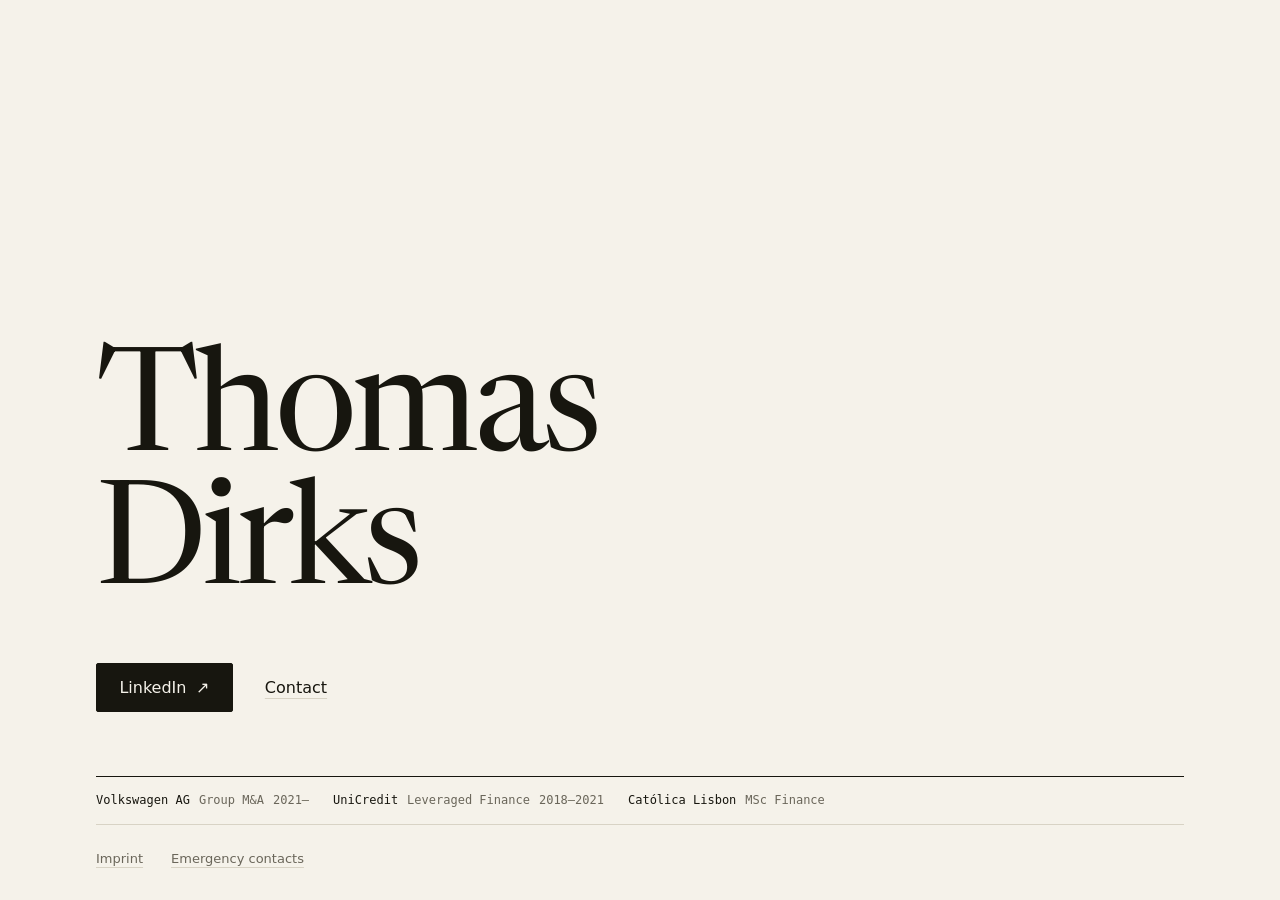
<file: index.html>
<!DOCTYPE html>
<html lang="en">
<head>
  <meta charset="UTF-8">
  <meta name="viewport" content="width=device-width, initial-scale=1, viewport-fit=cover">
  <meta name="color-scheme" content="light dark">
  <title>Thomas Dirks</title>
  <meta name="description" content="Thomas Dirks – Group Mergers &amp; Acquisitions at Volkswagen AG.">
  <meta name="theme-color" media="(prefers-color-scheme: light)" content="#f5f2ea">
  <meta name="theme-color" media="(prefers-color-scheme: dark)" content="#100f0c">
  <meta property="og:type" content="website">
  <meta property="og:title" content="Thomas Dirks">
  <meta property="og:description" content="Group Mergers &amp; Acquisitions at Volkswagen AG">
  <meta property="og:url" content="https://t-dirks.de/">
  <meta name="twitter:card" content="summary">
  <link rel="icon" href="data:image/svg+xml,%3Csvg xmlns='http://www.w3.org/2000/svg' viewBox='0 0 64 64'%3E%3Crect width='64' height='64' rx='4' fill='%2317160f'/%3E%3Ctext x='32' y='44' font-family='Georgia,serif' font-size='32' text-anchor='middle' fill='%23f5f2ea'%3ETD%3C/text%3E%3C/svg%3E">
  <link rel="preload" href="fonts/newsreader-latin.woff2" as="font" type="font/woff2" crossorigin>
  <link rel="stylesheet" href="base.css?v=1">
  <link rel="stylesheet" href="home.css?v=10">
</head>
<body>
  <div class="page">
    <main>
      <h1><span>Thomas</span> <span>Dirks</span></h1>

      <nav class="links" aria-label="Links">
        <a class="btn" href="https://www.linkedin.com/in/tjdirks" target="_blank" rel="noopener noreferrer">LinkedIn <span class="arrow" aria-hidden="true">↗</span></a>
        <a class="text-link" id="emailLink" href="#" data-user="thomas" data-domain="t-dirks.de">Contact</a>
      </nav>
    </main>

    <div class="bottom">
      <ul class="tape" aria-label="Career">
        <li><b>Volkswagen AG</b> <span>Group M&amp;A</span> <span>2021–</span></li>
        <li><b>UniCredit</b> <span>Leveraged Finance</span> <span>2018–2021</span></li>
        <li><b>Católica Lisbon</b> <span>MSc Finance</span></li>
      </ul>

      <footer>
        <a class="text-link" href="#imprint">Imprint</a>
        <a class="text-link" href="#emergency">Emergency contacts</a>
      </footer>
    </div>
  </div>

  <dialog id="imprint" closedby="any" aria-labelledby="imprintTitle">
    <button type="button" class="close" data-close aria-label="Close">×</button>
    <h2 id="imprintTitle">Imprint</h2>
    <h3 class="label">Angaben gemäß § 5 DDG</h3>
    <p id="imprintAddr"></p>
    <h3 class="label">Contact</h3>
    <p><a class="text-link" id="imprintMail" href="#" data-user="thomas" data-domain="t-dirks.de"></a></p>
    <a class="text-link tools" href="finanzierungsrechner.html">Tools</a>
  </dialog>

  <dialog id="emergency" closedby="any" aria-labelledby="emergencyTitle">
    <button type="button" class="close" data-close aria-label="Close">×</button>
    <h2 id="emergencyTitle">Emergency</h2>
    <p class="first">In a life-threatening emergency, call <a class="text-link" href="tel:112">112</a> first.</p>
    <form class="unlock" id="unlockForm">
      <input type="password" id="emergencyPass" placeholder="Passcode" aria-label="Passcode" autocomplete="off" autocapitalize="none" autocorrect="off" spellcheck="false" enterkeyhint="done">
      <button type="submit" class="btn" id="unlockButton">Unlock</button>
    </form>
    <p class="error" id="emergencyError" role="alert" hidden>Invalid passcode.</p>
    <div class="result" id="emergencyResult" hidden>
      <ul class="contacts" id="emergencyList"></ul>
      <a class="btn" id="smsAll" href="#">Text everyone <span class="arrow" aria-hidden="true">↗</span></a>
      <p class="hint">Opens the message app on this phone with all numbers and a short text filled in.</p>
      <button type="button" class="text-link" id="hideButton">Hide</button>
    </div>
  </dialog>

  <script>
    const $ = (id) => document.getElementById(id);

    // Contact link: assembled at runtime to keep the address out of the static HTML
    const emailLink = $('emailLink');
    emailLink.href = `mailto:${emailLink.dataset.user}@${emailLink.dataset.domain}`;

    // Dialog closing. Browsers that cannot transition out of the top layer
    // get the exit animation through [data-closing] before close() runs.
    let displayTransition;
    function canTransitionDisplay() {
      if (displayTransition !== undefined) return displayTransition;
      if (!window.CSS?.supports?.('transition-behavior', 'allow-discrete')) return false;
      const probe = document.createElement('div');
      probe.style.cssText = 'transition: display 1s allow-discrete !important; display: block;';
      document.body.appendChild(probe);
      getComputedStyle(probe).display;
      probe.style.display = 'none';
      displayTransition = getComputedStyle(probe).display === 'block';
      probe.remove();
      return displayTransition;
    }

    async function closeDialog(dialog) {
      if (!dialog.open) return;
      if (!(window.CSS?.supports?.('overlay', 'auto') && canTransitionDisplay())) {
        dialog.setAttribute('data-closing', '');
        const animations = dialog.getAnimations({ subtree: true });
        if (animations.length) {
          await Promise.race([
            Promise.allSettled(animations.map((a) => a.finished)),
            new Promise((r) => setTimeout(r, 1000)),
          ]);
        }
        if (!dialog.hasAttribute('data-closing')) return;
        dialog.removeAttribute('data-closing');
      }
      dialog.close();
    }

    document.querySelectorAll('dialog').forEach((dialog) => {
      dialog.addEventListener('cancel', (e) => { e.preventDefault(); closeDialog(dialog); });
      dialog.querySelector('[data-close]').addEventListener('click', () => closeDialog(dialog));
      // Backdrop click for browsers without closedby
      if (!('closedBy' in HTMLDialogElement.prototype)) {
        dialog.addEventListener('click', (e) => {
          if (e.target !== dialog) return;
          const r = dialog.getBoundingClientRect();
          const inside = r.top <= e.clientY && e.clientY <= r.bottom && r.left <= e.clientX && e.clientX <= r.right;
          if (!inside) closeDialog(dialog);
        });
      }
    });

    // Imprint: the address is stored encoded and only written into the page when opened
    const imprint = $('imprint');
    const addr = "VGhvbWFzIERpcmtzCkxpbGxpLUZyaWVkZW1hbm4tUmluZyAyNAozMDE3NyBIYW5ub3ZlcgpHZXJtYW55";
    const mail = $('imprintMail');
    function fillImprint() {
      if ($('imprintAddr').textContent) return;
      $('imprintAddr').textContent = new TextDecoder().decode(Uint8Array.from(atob(addr), (ch) => ch.charCodeAt(0)));
      mail.textContent = `${mail.dataset.user}@${mail.dataset.domain}`;
      mail.href = `mailto:${mail.textContent}`;
    }

    // Emergency contacts
    // Payload = base64(salt[16] | iv[12] | AES-GCM ciphertext); key = PBKDF2-SHA256(passcode)
    // Plain text = JSON { v: 1, contacts: [{ n: name, t: number in +49... form }] }
    const encrypted = "HlvmWLM4rkT3AxfEVzmm2mGTGKVVVNqRCj4rUy6QzvJGrMWJ5KaMkRZ7PqYqmFCh29ysLZwbusp/RQHn8T5PVXy0nU+dI1yIwrbFbjxlSMHHY6K4auNczy+B5asTyt+4F7ftK2JgBpQwSBIPN47BX9Yk3k/84566ewtnuy8ut4ZU5SkPQJ3xi7jdZAfMFyn1oYYLQ+8L/vmwnkjD9jRLjPRQH/mKS0lvSta033s/zLrjxzaWOVkyCL6Yn2X3C6k6c7x9cb8G8l3LKQnMJIMqul1LOFL0wGEDoaUe0rWdYZXsM8H3iETTqKgdHDnhdTlXnbb9A35iDvLIVorwHH5VTsK6MBHra6xxvMUvLIUK+IsnUAp9/emtmCIOVQJkXHwgv119KRzLdeZRzaM9X7RiJhoTiv1RjB8qiTKStgnRMm5i4/aDbHZtkC9TcFwRLfscpWfnKu8L19GAkYt7xf4Rs2LAzfOiBP0R08mwsOxZl/suY8b5+K7b369ftQMBcobQLAPHwlzyxpM+X8RcjjRcLAVfmt7Cv8ylVeE=";
    const emergency = $('emergency');
    const unlockForm = $('unlockForm');
    const passInput = $('emergencyPass');
    const unlockButton = $('unlockButton');
    const errorMsg = $('emergencyError');
    const result = $('emergencyResult');
    const list = $('emergencyList');

    function clearEmergency() {
      list.replaceChildren();
      $('smsAll').href = '#';
      result.hidden = true;
      errorMsg.hidden = true;
      unlockForm.hidden = false;
      passInput.value = '';
    }
    emergency.addEventListener('close', clearEmergency);

    async function decrypt(passcode) {
      const data = Uint8Array.from(atob(encrypted), (ch) => ch.charCodeAt(0));
      const material = await crypto.subtle.importKey('raw', new TextEncoder().encode(passcode), 'PBKDF2', false, ['deriveKey']);
      const key = await crypto.subtle.deriveKey(
        { name: 'PBKDF2', salt: data.slice(0, 16), iterations: 600000, hash: 'SHA-256' },
        material, { name: 'AES-GCM', length: 256 }, false, ['decrypt']);
      const plain = await crypto.subtle.decrypt({ name: 'AES-GCM', iv: data.slice(16, 28) }, key, data.slice(28));
      return JSON.parse(new TextDecoder().decode(plain));
    }

    // Text message links. iOS and Android use different forms for several recipients.
    const ios = /iPhone|iPad|iPod/.test(navigator.userAgent) || (navigator.platform === 'MacIntel' && navigator.maxTouchPoints > 1);
    const smsBody = encodeURIComponent('Notfall: Ich bin ohne mein Telefon. Bitte ruft mich unter dieser Nummer zurück. – ');
    const smsLink = (numbers) => ios
      ? `sms://open?addresses=${numbers.join(',')}&body=${smsBody}`
      : `sms:${numbers.join(',')}?body=${smsBody}`;
    const pretty = (t) => `${t.slice(0, 3)} ${t.slice(3, 6)} ${t.slice(6)}`;

    function link(href, text, label) {
      const a = document.createElement('a');
      a.className = 'text-link';
      a.href = href;
      a.textContent = text;
      if (label) a.setAttribute('aria-label', label);
      return a;
    }

    function showContacts(contacts) {
      list.replaceChildren(...contacts.map(({ n, t }) => {
        const li = document.createElement('li');
        const name = document.createElement('b');
        name.textContent = n;
        const actions = document.createElement('span');
        actions.append(link(`tel:${t}`, pretty(t), `Call ${n}, ${pretty(t)}`), link(smsLink([t]), 'Text', `Text ${n}`));
        li.append(name, actions);
        return li;
      }));
      $('smsAll').href = smsLink(contacts.map((c) => c.t));
    }

    unlockForm.addEventListener('submit', async (e) => {
      e.preventDefault();
      if (unlockButton.disabled) return;
      unlockButton.disabled = true;
      unlockButton.textContent = 'Unlocking…';
      errorMsg.hidden = true;
      let data = null;
      try {
        data = await decrypt(passInput.value.trim());
      } catch (err) {}
      unlockButton.disabled = false;
      unlockButton.textContent = 'Unlock';
      if (!data || !Array.isArray(data.contacts)) {
        errorMsg.hidden = false;
        return;
      }
      showContacts(data.contacts);
      unlockForm.hidden = true;
      result.hidden = false;
    });

    $('hideButton').addEventListener('click', () => {
      clearEmergency();
      passInput.focus();
    });

    // Both dialogs open from the address: #imprint and #emergency
    const hashDialogs = [imprint, emergency];
    function syncHash() {
      hashDialogs.forEach((dialog) => {
        if (location.hash !== '#' + dialog.id) return closeDialog(dialog);
        if (dialog.open) return;
        if (dialog === imprint) fillImprint();
        dialog.showModal();
      });
    }
    hashDialogs.forEach((dialog) => dialog.addEventListener('close', () => {
      if (location.hash === '#' + dialog.id) history.replaceState(null, '', location.pathname + location.search);
    }));
    window.addEventListener('hashchange', syncHash);
    syncHash();
  </script>
</body>
</html>
</file>
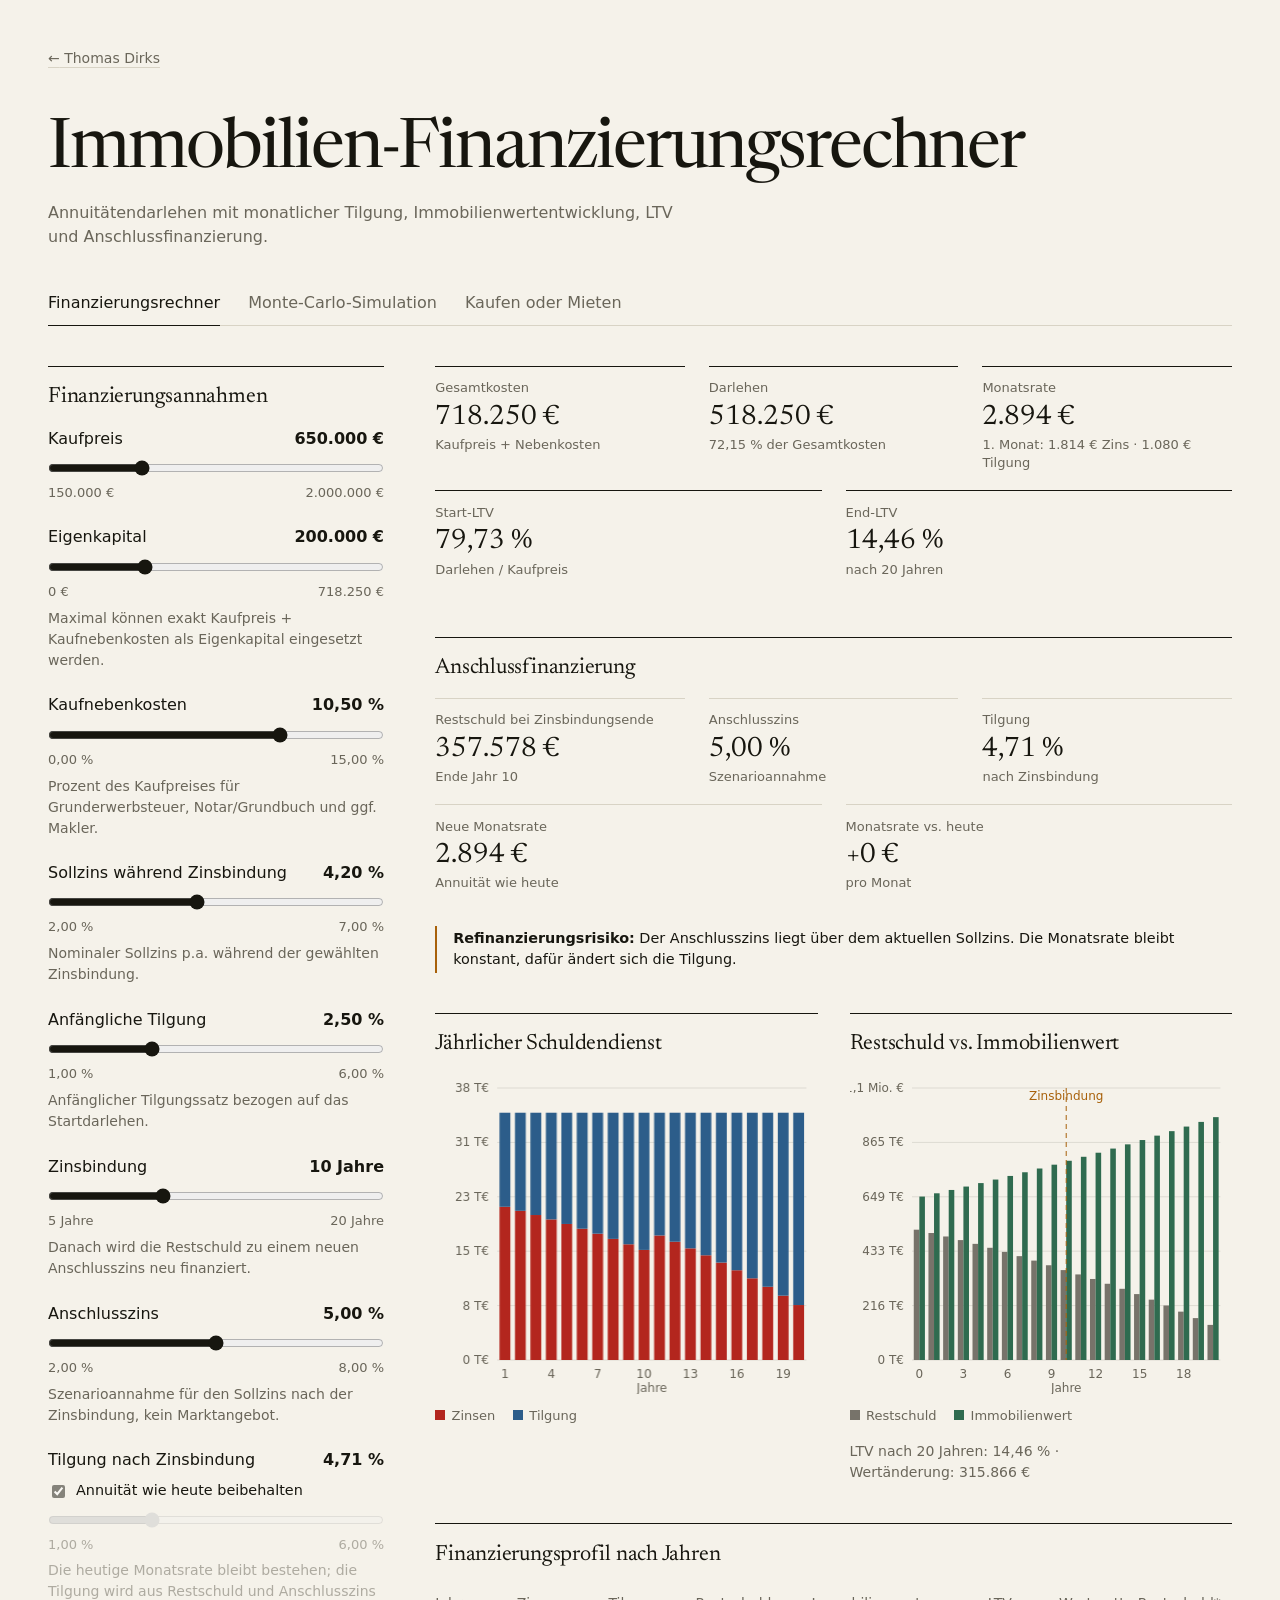
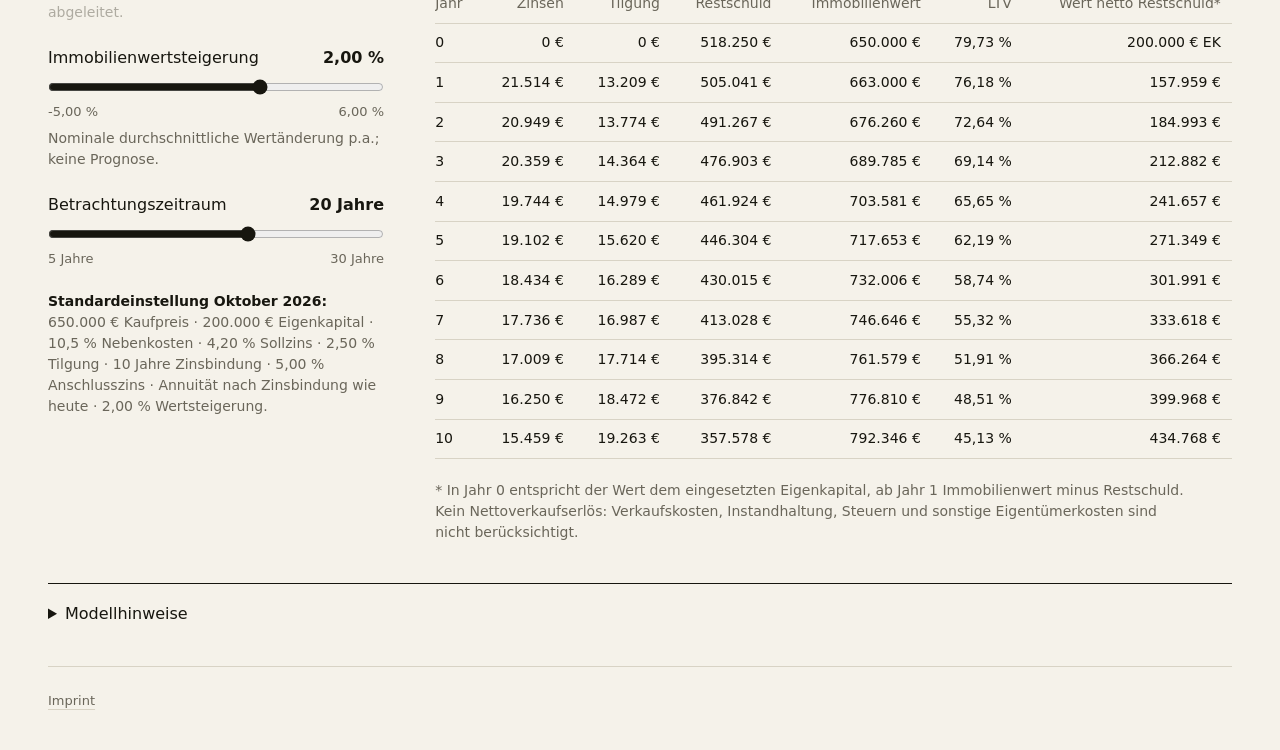
<file: finanzierungsrechner.html>
<!DOCTYPE html>
<html lang="de">
<head>
  <meta charset="UTF-8">
  <meta name="viewport" content="width=device-width, initial-scale=1.0">
  <title>Immobilien-Finanzierungsrechner · Thomas Dirks</title>
  <meta name="description" content="Annuitätendarlehen, Anschlussfinanzierung, LTV und Monte-Carlo-Simulation für Immobilienfinanzierungen.">
  <meta name="color-scheme" content="light dark">
  <meta name="theme-color" media="(prefers-color-scheme: light)" content="#f5f2ea">
  <meta name="theme-color" media="(prefers-color-scheme: dark)" content="#100f0c">
  <link rel="icon" href="data:image/svg+xml,%3Csvg xmlns='http://www.w3.org/2000/svg' viewBox='0 0 64 64'%3E%3Crect width='64' height='64' rx='4' fill='%2317160f'/%3E%3Ctext x='32' y='44' font-family='Georgia,serif' font-size='32' text-anchor='middle' fill='%23f5f2ea'%3ETD%3C/text%3E%3C/svg%3E">
  <link rel="preload" href="fonts/newsreader-latin.woff2" as="font" type="font/woff2" crossorigin>
  <link rel="stylesheet" href="base.css?v=1">
  <style>
    /* Chart series colours */
    :root {
      --c-int: #b3261e;
      --c-val: #2f6b4f;
      --c-debt: #77736a;
      --c-warn: #a8610a;
      --c-blue: #2c5d8a;
      --c-grid: rgb(23 22 15 / 0.1);

      @media (prefers-color-scheme: dark) {
        --c-int: #ef8a80;
        --c-val: #7fc8a0;
        --c-debt: #a39e90;
        --c-warn: #e2b04a;
        --c-blue: #86b7e6;
        --c-grid: rgb(236 232 220 / 0.12);
      }
    }

    .wrap { max-width: 80rem; margin: 0 auto; padding: clamp(1rem, 4vw, 3rem); padding-bottom: max(2rem, env(safe-area-inset-bottom, 0px)); }
    .bar { margin-bottom: clamp(1.5rem, 5vw, 3rem); font-size: 0.875rem; color: var(--muted); }
    h1 { margin: 0; font-family: var(--serif); font-weight: 400; font-variation-settings: "opsz" 72; font-size: clamp(2.25rem, 1.4rem + 3.6vw, 4.5rem); line-height: 1; letter-spacing: -0.03em; overflow-wrap: break-word; hyphens: auto; }
    h2 { margin: 0 0 1rem; font-family: var(--serif); font-weight: 400; font-size: 1.375rem; line-height: 1.2; letter-spacing: -0.01em; }
    .lead { max-width: 62ch; margin: 1rem 0 2rem; color: var(--muted); text-wrap: pretty; }

    /* Tabs: text with an ink underline on the active one */
    .seg { display: flex; flex-wrap: wrap; gap: 0 1.75rem; margin-bottom: 2.5rem; border-bottom: 1px solid var(--rule); }
    .seg button { margin-bottom: -1px; padding: 0.75rem 0; border: 0; border-bottom: 1px solid transparent; background: none; color: var(--muted); font: 500 1rem/1.2 var(--sans); cursor: pointer; }
    .seg .short { display: none; }
    .seg button.on { color: var(--ink); border-bottom-color: var(--ink); }
    @media (hover: hover) and (pointer: fine) { .seg button:hover { color: var(--ink); } }

    .grid { display: grid; grid-template-columns: 21rem minmax(0, 1fr); gap: 2.5rem clamp(2rem, 4vw, 3.5rem); align-items: start; }
    .col { display: grid; grid-template-columns: minmax(0, 1fr); gap: 2.5rem; }
    .panel { min-width: 0; padding-top: 1.1rem; border-top: 1px solid var(--ink); }

    .ctl { margin-bottom: 1.4rem; }
    .row { display: flex; justify-content: space-between; align-items: baseline; gap: 0.75rem; }
    .v { font-weight: 600; font-variant-numeric: tabular-nums; white-space: nowrap; }
    input[type=range] { width: 100%; margin: 0.6rem 0 0.1rem; accent-color: var(--ink); touch-action: pan-y; }
    .rng { display: flex; justify-content: space-between; font-size: 0.8125rem; color: var(--muted); font-variant-numeric: tabular-nums; }
    .hint, .note { font-size: 0.875rem; color: var(--muted); }
    .hint { margin-top: 0.4rem; }
    .note { margin: 1rem 0 0; text-wrap: pretty; }
    .note b, summary { color: var(--ink); }
    .check { display: flex; align-items: center; gap: 0.5rem; margin-top: 0.5rem; font-size: 0.9rem; }
    .check input { accent-color: var(--ink); }
    .off input, .off .rng, .off .hint { opacity: 0.5; }

    /* Figures: label, serif number, footnote between hairlines */
    .stats { display: grid; grid-template-columns: repeat(auto-fit, minmax(min(10rem, 100%), 1fr)); gap: 0 1.5rem; }
    /* Five figures: three in the first row, two in the second */
    @media (min-width: 40rem) {
      .stats:has(> :nth-child(5):last-child) { grid-template-columns: repeat(6, minmax(0, 1fr)); }
      .stats:has(> :nth-child(5):last-child) > * { grid-column: span 2; }
      .stats:has(> :nth-child(5):last-child) > :nth-child(n+4) { grid-column: span 3; }
    }
    .tile { min-width: 0; padding: 0.8rem 0 1.1rem; border-top: 1px solid var(--rule); }
    .col > .stats .tile { border-top-color: var(--ink); }
    .tile .k, .tile .s { font-size: 0.8125rem; line-height: 1.4; color: var(--muted); }
    .tile .n { margin: 0.2rem 0; font-family: var(--serif); font-size: 1.75rem; line-height: 1.15; font-variant-numeric: lining-nums tabular-nums; overflow-wrap: anywhere; }

    .warn { margin-top: 1rem; padding: 0.1rem 0 0.1rem 1rem; border-left: 2px solid var(--c-warn); font-size: 0.9rem; }

    .charts { display: grid; grid-template-columns: repeat(auto-fit, minmax(min(21rem, 100%), 1fr)); gap: 2.5rem 2rem; }
    canvas { display: block; width: 100%; height: 320px; }
    .legend { display: flex; flex-wrap: wrap; gap: 0.4rem 1.1rem; margin-top: 0.75rem; font-size: 0.8125rem; color: var(--muted); }
    .legend i { display: inline-block; width: 10px; height: 10px; margin-right: 0.4rem; }

    .tbl { overflow: auto; max-height: 30rem; }
    table { width: 100%; border-collapse: collapse; font-size: 0.875rem; font-variant-numeric: tabular-nums; }
    th, td { padding: 0.55rem 0.7rem; text-align: right; white-space: nowrap; border-bottom: 1px solid var(--rule); }
    th:first-child, td:first-child { text-align: left; padding-left: 0; }
    th { position: sticky; top: 0; background: var(--paper); color: var(--muted); font-weight: 500; }

    .cta { margin-top: 0.5rem; }
    details.panel { margin-top: 2.5rem; }
    details.panel p { margin: 0.75rem 0 0; max-width: 80ch; }
    summary { cursor: pointer; font-weight: 500; }

    .verdict .big { margin: 0.25rem 0 0.5rem; font-family: var(--serif); font-size: clamp(1.75rem, 1.2rem + 2vw, 2.75rem); line-height: 1.1; letter-spacing: -0.02em; font-variant-numeric: lining-nums; }
    .verdict .big.buy { color: var(--c-val); }
    .verdict .big.rent { color: var(--c-blue); }
    .verdict .note { margin: 0; }
    .flow { display: grid; gap: 1.1rem; }
    .flow .lbl { margin-bottom: 0.35rem; font-size: 0.9rem; font-weight: 500; }
    .flow .fbar { display: flex; height: 2rem; overflow: hidden; }
    .flow .fbar span { min-width: 2px; }
    .flow .legend { margin-top: 0.5rem; }
    .heat th, .heat td { text-align: center; padding-left: 0.7rem; }
    .heat th:first-child { text-align: left; padding-left: 0; white-space: normal; min-width: 9rem; }
    .heat td.cur { box-shadow: inset 0 0 0 2px var(--ink); }
    footer { margin-top: 2.5rem; }
    @media (max-width: 60rem) { .grid { grid-template-columns: minmax(0, 1fr); } }
    @media (max-width: 32.5rem) { .seg { gap: 0; justify-content: space-between; } .seg button { font-size: 0.9375rem; white-space: nowrap; } .seg .long { display: none; } .seg .short { display: inline; } canvas { height: 260px; } }
  </style>
</head>
<body>
  <div class="wrap">
      <div class="bar"><a class="text-link" href="./"><span aria-hidden="true">←</span> Thomas Dirks</a></div>

      <h1>Immobilien-Finanzierungsrechner</h1>
      <p class="lead">Annuitätendarlehen mit monatlicher Tilgung, Immobilienwertentwicklung, LTV und Anschlussfinanzierung.</p>

      <div class="seg" role="tablist">
        <button type="button" class="on" data-tab="calc" role="tab" aria-selected="true" aria-controls="calc"><span class="long">Finanzierungsrechner</span><span class="short">Rechner</span></button>
        <button type="button" data-tab="mc" role="tab" aria-selected="false" aria-controls="mc"><span class="long">Monte-Carlo-Simulation</span><span class="short">Monte-Carlo</span></button>
        <button type="button" data-tab="br" role="tab" aria-selected="false" aria-controls="br"><span class="long">Kaufen oder Mieten</span><span class="short">Kaufen/Mieten</span></button>
      </div>

      <section id="calc" class="grid">
        <div class="panel">
          <h2>Finanzierungsannahmen</h2>
          <div id="calcCtl"></div>
          <p class="note"><b>Standardeinstellung Oktober 2026:</b> 650.000 € Kaufpreis · 200.000 € Eigenkapital · 10,5 % Nebenkosten · 4,20 % Sollzins · 2,50 % Tilgung · 10 Jahre Zinsbindung · 5,00 % Anschlusszins · Annuität nach Zinsbindung wie heute · 2,00 % Wertsteigerung.</p>
        </div>

        <div class="col">
          <div class="stats" id="stats"></div>

          <div class="panel">
            <h2>Anschlussfinanzierung</h2>
            <div class="stats" id="refi"></div>
            <div id="warn"></div>
          </div>

          <div class="charts">
            <div class="panel">
              <h2>Jährlicher Schuldendienst</h2>
              <canvas id="cash" role="img" aria-label="Jährlicher Schuldendienst nach Zinsen und Tilgung"></canvas>
              <div class="legend" data-legend="--c-int:Zinsen,--c-blue:Tilgung"></div>
            </div>
            <div class="panel">
              <h2>Restschuld vs. Immobilienwert</h2>
              <canvas id="ltv" role="img" aria-label="Restschuld und Immobilienwert nach Jahren"></canvas>
              <div class="legend" data-legend="--c-debt:Restschuld,--c-val:Immobilienwert"></div>
              <p class="note" id="ltvNote"></p>
            </div>
          </div>

          <div class="panel">
            <h2>Finanzierungsprofil nach Jahren</h2>
            <div class="tbl">
              <table>
                <thead><tr><th>Jahr</th><th>Zinsen</th><th>Tilgung</th><th>Restschuld</th><th>Immobilienwert</th><th>LTV</th><th>Wert netto Restschuld*</th></tr></thead>
                <tbody id="rows"></tbody>
              </table>
            </div>
            <p class="note">* In Jahr 0 entspricht der Wert dem eingesetzten Eigenkapital, ab Jahr 1 Immobilienwert minus Restschuld. Kein Nettoverkaufserlös: Verkaufskosten, Instandhaltung, Steuern und sonstige Eigentümerkosten sind nicht berücksichtigt.</p>
          </div>
        </div>
      </section>

      <section id="mc" class="grid" hidden>
        <div class="panel">
          <h2>Simulationsannahmen</h2>
          <p class="note" style="margin:0 0 1.4rem" id="mcLink"></p>
          <div id="mcCtl"></div>
          <button type="button" class="btn cta" id="run">Neu simulieren</button>
          <p class="note">Immobilienwerte folgen einer lognormalen Renditesimulation, der Anschlusszins einem mean-reverting Prozess. Der Zins am Ende der Zinsbindung gilt als Anschlusszins für die Restlaufzeit. Die Tilgung danach folgt den Einstellungen des Rechners, inklusive „Annuität wie heute beibehalten“.</p>
        </div>

        <div class="col">
          <div class="stats" id="mcStats"></div>

          <div class="panel">
            <h2>Restschuld vs. Immobilienwert</h2>
            <canvas id="mcMain" role="img" aria-label="Simulierte Verteilung von Restschuld und Immobilienwert"></canvas>
            <div class="legend" data-legend="--c-val:Immobilienwert,--c-debt:Restschuld"></div>
            <p class="note">Linie: Median · Bänder: P25–P75 und P10–P90.</p>
          </div>

          <div class="charts">
            <div class="panel">
              <h2>LTV-Entwicklung</h2>
              <canvas id="mcLtv" role="img" aria-label="Simulierte Verteilung des LTV"></canvas>
            </div>
            <div class="panel">
              <h2>Entwicklung Anschlusszins</h2>
              <canvas id="mcRate" role="img" aria-label="Simulierte Verteilung des Zinssatzes"></canvas>
            </div>
          </div>

          <div class="panel">
            <h2>Perzentile nach Jahren</h2>
            <div class="tbl">
              <table>
                <thead><tr><th>Jahr</th><th>Wert P10</th><th>Wert Median</th><th>Wert P90</th><th>Schuld P10</th><th>Schuld Median</th><th>Schuld P90</th><th>LTV Median</th></tr></thead>
                <tbody id="mcRows"></tbody>
              </table>
            </div>
          </div>
        </div>
      </section>

      <section id="br" class="grid" hidden>
        <div class="panel">
          <h2>Annahmen Kaufen oder Mieten</h2>
          <p class="note" style="margin:0 0 1.4rem" id="brLink"></p>
          <div id="brCtl"></div>
          <p class="note">Beide Wege starten mit demselben Eigenkapital. Der günstigere Weg legt die monatliche Differenz zur Rendite der Alternativanlage an. Verglichen wird das Vermögen am Ende des Betrachtungszeitraums.</p>
        </div>

        <div class="col">
          <div class="panel verdict" id="brVerdict"></div>
          <div class="stats" id="brStats"></div>

          <div class="panel">
            <h2>Vermögensentwicklung</h2>
            <canvas id="brWealth" role="img" aria-label="Vermögen beim Kaufen und beim Mieten nach Jahren"></canvas>
            <div class="legend" data-legend="--c-val:Vermögen Kaufen,--c-blue:Vermögen Mieten"></div>
            <p class="note">Die Fläche zeigt den Vorsprung: grün, wenn Kaufen vorn liegt, blau, wenn Mieten vorn liegt.</p>
          </div>

          <div class="charts">
            <div class="panel">
              <h2>Monatliche Belastung</h2>
              <canvas id="brMonthly" role="img" aria-label="Monatliche Kosten beim Kaufen und die Miete nach Jahren"></canvas>
              <div class="legend" data-legend="--c-val:Kaufen (Rate + Instandhaltung),--c-blue:Miete"></div>
            </div>
            <div class="panel">
              <h2>Wohin geht das Geld?</h2>
              <div class="flow" id="brFlow"></div>
              <p class="note">Summen über den Betrachtungszeitraum. Miete, Zinsen, Instandhaltung und Nebenkosten sind verloren; die Tilgung bleibt als Vermögen in der Immobilie.</p>
            </div>
          </div>

          <div class="panel">
            <h2>Sensitivität</h2>
            <div class="tbl"><table class="heat" id="brHeat"></table></div>
            <p class="note" id="brHeatNote"></p>
          </div>

          <div class="panel">
            <h2>Vergleich nach Jahren</h2>
            <div class="tbl">
              <table>
                <thead><tr><th>Jahr</th><th>Miete / Monat</th><th>Kaufen / Monat</th><th>Differenz / Monat</th><th>Immobilienwert</th><th>Restschuld</th><th>Vermögen Kaufen</th><th>Vermögen Mieten</th><th>Vorteil Kaufen</th></tr></thead>
                <tbody id="brRows"></tbody>
              </table>
            </div>
            <p class="note">Differenz = Kosten Kaufen minus Miete. Ist sie positiv, legt der Mieter sie an, sonst der Käufer.</p>
          </div>
        </div>
      </section>

      <details class="panel">
        <summary>Modellhinweise</summary>
        <p class="note">Während der Zinsbindung wird ein klassisches Annuitätendarlehen mit monatlicher Verzinsung und Zahlung gerechnet. Für die Anschlussfinanzierung wird die Restschuld mit dem gewählten Anschlusszins neu finanziert. Standardmäßig bleibt die heutige Monatsrate konstant und die erforderliche Tilgung wird daraus abgeleitet; alternativ kann sie separat gewählt werden. Sondertilgungen, Gebühren, laufende Hausnebenkosten, Instandhaltung, Steuern und Verkaufskosten sind nicht berücksichtigt (Instandhaltung und Verkaufskosten kommen im Tab „Kaufen oder Mieten“ hinzu).</p>
        <p class="note"><b>LTV:</b> Restschuld / modellierter Immobilienwert, rein deskriptiv. Einkommen, Liquidität, Objektqualität und bankinterner Beleihungswert fließen nicht ein.</p>
        <p class="note"><b>Refinanzierungsrisiko:</b> Der Anschlusszins ist eine Szenarioannahme, keine Prognose. Die 4,20 % Sollzins sind als realistische Mitte für Oktober 2026 gewählt, kein individuelles Angebot; tatsächliche Konditionen hängen von Beleihungsauslauf, Bonität, Objekt, Zinsbindung und Anbieter ab.</p>
        <p class="note"><b>Kaufen oder Mieten:</b> Verglichen wird das Vermögen nach dem Betrachtungszeitraum: beim Kaufen Immobilienwert abzüglich Restschuld und Verkaufskosten, beim Mieten das angelegte Eigenkapital. Die monatliche Differenz zwischen Kosten und Miete legt jeweils der günstigere Weg zur Rendite der Alternativanlage an (Rendite nach Steuern, vereinfacht; keine Prognose). Die Miete steigt jährlich, standardmäßig mit der Wertsteigerung. Nicht berücksichtigt: Mietkaution, Leerstand, Umzugskosten, Steuereffekte und Betriebskosten, die bei beiden Wegen anfallen.</p>
        <p class="note"><b>Nebenkosten:</b> In Niedersachsen beträgt die Grunderwerbsteuer 5 %. Rund 2 % für Notar/Grundbuch plus ggf. Makler ergeben gerundet 10,5 %.</p>
      </details>

      <footer><a class="text-link" href="./#imprint">Imprint</a></footer>
  </div>

<script>
const $ = id => document.getElementById(id);
const nf = (min, max = min, o = {}) => new Intl.NumberFormat('de-DE', { minimumFractionDigits: min, maximumFractionDigits: max, ...o }).format;
const eur = nf(0, 0, { style: 'currency', currency: 'EUR' });
const d0 = nf(0), d1 = nf(1), d2 = nf(2);
const pct = v => d2(v) + ' %';
const jahre = v => v + ' Jahre';
const pp = v => d2(v) + ' pp';
const short = v => v >= 1e6 ? d1(v / 1e6) + ' Mio. €' : d0(v / 1e3) + ' T€';

// [id, label, min, max, step, value, format, hint]
const CALC = [
  ['price', 'Kaufpreis', 150000, 2000000, 5000, 650000, eur],
  ['equity', 'Eigenkapital', 0, 1000000, 1000, 200000, eur, 'Maximal können exakt Kaufpreis + Kaufnebenkosten als Eigenkapital eingesetzt werden.'],
  ['costs', 'Kaufnebenkosten', 0, 15, 0.25, 10.5, pct, 'Prozent des Kaufpreises für Grunderwerbsteuer, Notar/Grundbuch und ggf. Makler.'],
  ['rate', 'Sollzins während Zinsbindung', 2, 7, 0.05, 4.2, pct, 'Nominaler Sollzins p.a. während der gewählten Zinsbindung.'],
  ['amort', 'Anfängliche Tilgung', 1, 6, 0.1, 2.5, pct, 'Anfänglicher Tilgungssatz bezogen auf das Startdarlehen.'],
  ['fixed', 'Zinsbindung', 5, 20, 1, 10, jahre, 'Danach wird die Restschuld zu einem neuen Anschlusszins neu finanziert.'],
  ['refiRate', 'Anschlusszins', 2, 8, 0.1, 5, pct, 'Szenarioannahme für den Sollzins nach der Zinsbindung, kein Marktangebot.'],
  ['refiAmort', 'Tilgung nach Zinsbindung', 1, 6, 0.1, 2.5, pct, ''],
  ['appr', 'Immobilienwertsteigerung', -5, 6, 0.25, 2, pct, 'Nominale durchschnittliche Wertänderung p.a.; keine Prognose.'],
  ['years', 'Betrachtungszeitraum', 5, 30, 1, 20, jahre]
];
const mon = v => eur(v) + ' / Monat';
const RENT = [
  ['rent0', 'Vergleichsmiete (Kaltmiete, 1. Jahr)', 500, 8000, 50, 2200, mon, 'Miete für ein vergleichbares Objekt im ersten Jahr.'],
  ['rentG', 'Mietsteigerung p.a.', -5, 6, 0.25, 2, pct, ''],
  ['maint', 'Instandhaltung und nicht umlagefähige Kosten', 0, 3, 0.1, 1, pct, 'In % des Immobilienwerts p.a.; fällt nur beim Kaufen an.'],
  ['invest', 'Rendite der Alternativanlage (nach Steuern)', 0, 8, 0.1, 4, pct, 'Für Eigenkapital und monatliche Differenzen. Steuern sind vereinfacht in der Nach-Steuer-Rendite enthalten.'],
  ['sell', 'Verkaufskosten am Ende', 0, 8, 0.25, 0, pct, 'In % des Immobilienwerts; 0 % = Vergleich ohne Verkauf.']
];
const MC = [
  ['nsim', 'Simulationen', 1000, 15000, 500, 5000, d0],
  ['mu', 'Ø Immobilienwertentwicklung', -2, 6, 0.25, 2, pct, 'Erwartete nominale jährliche Wertentwicklung im Modell.'],
  ['vol', 'Immobilienpreis-Volatilität', 1, 12, 0.5, 6, pct, 'Jährliche Schwankungsbreite der Immobilienpreisrendite.'],
  ['rmean', 'Langfristiger Anschlusszins', 2, 7, 0.1, 4.5, pct, 'Mittelwert, zu dem der simulierte Zins langfristig zurückkehrt.'],
  ['rvol', 'Zins-Volatilität', 0.25, 2.5, 0.05, 1, pp, 'Jährlicher Schock auf den Zins.'],
  ['kappa', 'Zins-Mittelwertregression', 5, 80, 5, 25, pct, 'Anteil des Abstands zum Langfristmittel, der pro Jahr zurückgebildet wird.'],
  ['corr', 'Korrelation Preise / Zins', -0.6, 0.3, 0.05, -0.2, d2, 'Negativ: höhere Zinsen gehen tendenziell mit niedrigeren Preisrenditen einher.']
];

function controls(host, defs) {
  $(host).innerHTML = defs.map(([id, label, min, max, step, value, , hint]) => `
    <div class="ctl" id="c-${id}">
      <div class="row"><span>${label}</span><b class="v" id="o-${id}"></b></div>
      <input id="${id}" type="range" min="${min}" max="${max}" step="${step}" value="${value}">
      <div class="rng"><span id="lo-${id}"></span><span id="hi-${id}"></span></div>
      ${hint !== undefined ? `<div class="hint" id="h-${id}">${hint}</div>` : ''}
    </div>`).join('');
}
function show(defs) {
  defs.forEach(([id, , , , , , f]) => {
    const e = $(id);
    $('o-' + id).textContent = f(+e.value);
    $('lo-' + id).textContent = f(+e.min);
    $('hi-' + id).textContent = f(+e.max);
  });
}
const tile = ([k, n, s = '']) => `<div class="tile"><div class="k">${k}</div><div class="n">${n}</div><div class="s">${s}</div></div>`;

controls('calcCtl', CALC);
controls('mcCtl', MC);
controls('brCtl', RENT);
$('c-rentG').querySelector('.row').insertAdjacentHTML('afterend',
  '<label class="check"><input id="rentOwn" type="checkbox"> Abweichend von der Wertsteigerung</label>');
$('c-refiAmort').querySelector('.row').insertAdjacentHTML('afterend',
  '<label class="check"><input id="keep" type="checkbox" checked> Annuität wie heute beibehalten</label>');
document.querySelectorAll('[data-legend]').forEach(el => {
  el.innerHTML = el.dataset.legend.split(',').map(s => {
    const [c, t] = s.split(':');
    return `<span><i style="background:var(${c})"></i>${t}</span>`;
  }).join('');
});

// ---- Model -------------------------------------------------------------
function model() {
  const v = id => +$(id).value;
  const need = v('price') * (1 + v('costs') / 100);
  $('equity').max = Math.round(need);
  $('fixed').max = v('years');
  const equity = Math.min(v('equity'), need), loan = need - equity, rate = v('rate') / 100;
  return {
    price: v('price'), need, equity, loan, rate, years: v('years'),
    pay0: loan * (rate + v('amort') / 100) / 12,
    fixed: Math.min(v('fixed'), v('years')),
    refiRate: v('refiRate') / 100, refiAmort: v('refiAmort') / 100,
    keep: $('keep').checked, appr: v('appr') / 100
  };
}

// One year of monthly annuity payments.
function year(debt, rate, pay) {
  let i = 0, t = 0;
  for (let m = 0; m < 12 && debt > 0; m++) {
    const a = debt * rate / 12, p = Math.max(0, Math.min(pay, debt + a) - a);
    i += a; t += p; debt = Math.max(0, debt - p);
  }
  return { i, t, debt };
}

function calc() {
  const m = model();
  const rows = [{ year: 0, i: 0, t: 0, debt: m.loan, value: m.price, ltv: m.loan / m.price }];
  let debt = m.loan, value = m.price, rate = m.rate, pay = m.pay0, refi = null;
  for (let y = 1; y <= m.years; y++) {
    if (y === m.fixed + 1) {
      rate = m.refiRate;
      const implied = debt > 0 ? m.pay0 * 12 / debt - rate : 0;
      const am = m.keep ? Math.max(0, implied) : m.refiAmort;
      pay = m.keep ? m.pay0 : debt * (rate + am) / 12;
      refi = { debt, am, pay, ok: implied >= 0 };
    }
    const s = year(debt, rate, pay);
    debt = s.debt; value *= 1 + m.appr;
    rows.push({ year: y, i: s.i, t: s.t, debt, value, ltv: debt / value });
  }
  const end = rows[m.years], i1 = m.loan * m.rate / 12;

  show(CALC);
  $('refiAmort').disabled = m.keep;
  $('c-refiAmort').classList.toggle('off', m.keep);
  $('o-refiAmort').textContent = m.keep ? (refi ? pct(refi.am * 100) : '–') : pct(m.refiAmort * 100);
  $('h-refiAmort').textContent = m.keep
    ? 'Die heutige Monatsrate bleibt bestehen; die Tilgung wird aus Restschuld und Anschlusszins abgeleitet.'
    : 'Tilgungssatz auf die Restschuld zu Beginn der Anschlussfinanzierung.';

  $('stats').innerHTML = [
    ['Gesamtkosten', eur(m.need), 'Kaufpreis + Nebenkosten'],
    ['Darlehen', eur(m.loan), pct(m.loan / m.need * 100) + ' der Gesamtkosten'],
    ['Monatsrate', eur(m.pay0), `1. Monat: ${eur(i1)} Zins · ${eur(Math.min(m.pay0 - i1, m.loan))} Tilgung`],
    ['Start-LTV', pct(m.loan / m.price * 100), 'Darlehen / Kaufpreis'],
    ['End-LTV', pct(end.ltv * 100), 'nach ' + m.years + ' Jahren']
  ].map(tile).join('');

  $('refi').innerHTML = refi ? [
    ['Restschuld bei Zinsbindungsende', eur(refi.debt), 'Ende Jahr ' + m.fixed],
    ['Anschlusszins', pct(m.refiRate * 100), 'Szenarioannahme'],
    ['Tilgung', pct(refi.am * 100), 'nach Zinsbindung'],
    ['Neue Monatsrate', eur(refi.pay), m.keep ? 'Annuität wie heute' : 'bei gewählter Tilgung'],
    ['Monatsrate vs. heute', (refi.pay >= m.pay0 ? '+' : '') + eur(refi.pay - m.pay0), 'pro Monat']
  ].map(tile).join('') : '<p class="note" style="margin:0">Keine Refinanzierung innerhalb des Betrachtungszeitraums.</p>';

  $('warn').innerHTML = refi ? [
    m.keep && !refi.ok && '<b>Annuität beibehalten nicht möglich:</b> Die heutige Monatsrate liegt unter den reinen Zinsen auf die Restschuld. Die Tilgung wird deshalb mit 0 % angesetzt.',
    m.refiRate > m.rate + 0.0001 && '<b>Refinanzierungsrisiko:</b> Der Anschlusszins liegt über dem aktuellen Sollzins.' + (m.keep ? ' Die Monatsrate bleibt konstant, dafür ändert sich die Tilgung.' : '')
  ].filter(Boolean).map(t => `<div class="warn">${t}</div>`).join('') : '';

  $('rows').innerHTML = rows.map(d => `<tr><td>${d.year}</td><td>${eur(d.i)}</td><td>${eur(d.t)}</td><td>${eur(d.debt)}</td><td>${eur(d.value)}</td><td>${pct(d.ltv * 100)}</td><td>${d.year ? eur(d.value - d.debt) : eur(m.equity) + ' EK'}</td></tr>`).join('');
  $('ltvNote').textContent = `LTV nach ${m.years} Jahren: ${pct(end.ltv * 100)} · Wertänderung: ${eur(end.value - m.price)}`;

  view.calc = () => {
    const sv = rows.slice(1);
    let p = plot($('cash'), { n: sv.length, bars: true, hi: Math.max(...sv.map(d => d.i + d.t), 1) * 1.1, fmt: short, x0: 1 });
    sv.forEach((d, k) => {
      const w = p.bw * 0.7, x = p.px(k) - w / 2, yi = p.py(d.i), yt = p.py(d.i + d.t);
      p.x.fillStyle = css('--c-int'); p.x.fillRect(x, yi, w, p.base - yi);
      p.x.fillStyle = css('--c-blue'); p.x.fillRect(x, yt, w, yi - yt);
    });
    p = plot($('ltv'), { n: rows.length, bars: true, hi: Math.max(...rows.map(d => Math.max(d.debt, d.value)), 1) * 1.12, fmt: short });
    rows.forEach((d, k) => {
      const w = Math.min(18, p.bw * 0.38);
      p.x.fillStyle = css('--c-debt'); p.x.fillRect(p.px(k) - w, p.py(d.debt), w, p.base - p.py(d.debt));
      p.x.fillStyle = css('--c-val'); p.x.fillRect(p.px(k), p.py(d.value), w, p.base - p.py(d.value));
    });
    guide(p, { i: m.fixed, label: 'Zinsbindung', color: '--c-warn' });
  };
  redraw();
}

// ---- Monte Carlo -------------------------------------------------------
const clamp = (x, a, b) => Math.max(a, Math.min(b, x));
function gauss2() {
  const u = 1 - Math.random(), v = Math.random(), r = Math.sqrt(-2 * Math.log(u));
  return [r * Math.cos(2 * Math.PI * v), r * Math.sin(2 * Math.PI * v)];
}
function quant(a, q) {
  const x = (a.length - 1) * q, lo = Math.floor(x), hi = Math.ceil(x);
  return a[lo] + (a[hi] - a[lo]) * (x - lo);
}

function simulate() {
  show(MC);
  const m = model(), v = id => +$(id).value, n = v('nsim'), T = m.years, F = m.fixed;
  const mu = v('mu') / 100, vol = v('vol') / 100, mean = v('rmean') / 100, rvol = v('rvol') / 100;
  const k = v('kappa') / 100, c = v('corr'), s = Math.sqrt(1 - c * c);
  const mk = () => Array.from({ length: T + 1 }, () => new Float64Array(n));
  const H = mk(), D = mk(), L = mk(), R = mk();

  for (let i = 0; i < n; i++) {
    let h = m.price, r = m.rate, debt = m.loan, rate = m.rate, pay = m.pay0, rF = 0;
    H[0][i] = h; D[0][i] = debt; L[0][i] = debt / h; R[0][i] = r;
    for (let y = 1; y <= T; y++) {
      const [z1, z2] = gauss2();
      h *= Math.exp(mu - 0.5 * vol * vol + vol * z1);
      r = clamp(r + k * (mean - r) + rvol * (c * z1 + s * z2), 0.01, 0.12);
      if (y === F) rF = r;
      if (y === F + 1) { rate = rF; pay = m.keep ? m.pay0 : debt * (rF + m.refiAmort) / 12; }
      debt = year(debt, rate, pay).debt;
      H[y][i] = h; D[y][i] = debt; L[y][i] = debt / h; R[y][i] = r;
    }
  }

  const atRefi = L[F].filter(x => x > 1).length / n;
  const P = A => { A.forEach(a => a.sort()); return [0.1, 0.25, 0.5, 0.75, 0.9].map(q => A.map(a => quant(a, q))); };
  const [hp, dp, lp, rp] = [H, D, L, R].map(P);
  const med = (p, f) => f(p[2][T]), band = (p, f) => `P10–P90: ${f(p[0][T])} bis ${f(p[4][T])}`;
  const pc = x => pct(x * 100);

  $('mcLink').innerHTML = `<b>Aus dem Rechner:</b> Kaufpreis ${eur(m.price)} · Darlehen ${eur(m.loan)} · Zinsbindung ${F} Jahre · Zeitraum ${T} Jahre · Tilgung nach Zinsbindung: ${m.keep ? 'Annuität wie heute' : pct(m.refiAmort * 100)}.`;
  $('mcStats').innerHTML = [
    ['Immobilienwert am Ende · Median', med(hp, eur), band(hp, eur)],
    ['Restschuld am Ende · Median', med(dp, eur), band(dp, eur)],
    ['LTV am Ende · Median', med(lp, pc), band(lp, pc)],
    ['Wahrscheinlichkeit LTV > 100 %', pc(atRefi), 'am Ende der Zinsbindung']
  ].map(tile).join('');
  $('mcRows').innerHTML = hp[0].map((_, y) => `<tr><td>${y}</td><td>${eur(hp[0][y])}</td><td>${eur(hp[2][y])}</td><td>${eur(hp[4][y])}</td><td>${eur(dp[0][y])}</td><td>${eur(dp[2][y])}</td><td>${eur(dp[4][y])}</td><td>${pc(lp[2][y])}</td></tr>`).join('');

  view.mc = () => {
    const refi = { i: F, label: 'Zinsbindung', color: '--c-warn' };
    fan($('mcMain'), [{ ps: hp, color: '--c-val' }, { ps: dp, color: '--c-debt' }], {
      fmt: short, lo: Math.max(0, Math.min(...hp[0], ...dp[0]) * 0.92), hi: Math.max(...hp[4], ...dp[4]) * 1.08,
      guides: [{ v: m.price, label: 'Kaufpreis' }, refi]
    });
    fan($('mcLtv'), [{ ps: lp, color: '--c-warn' }], {
      fmt: v => d0(v * 100) + ' %', lo: 0, hi: Math.max(Math.max(...lp[4]) * 1.08, 0.2),
      guides: [{ v: 1, label: '100 %', color: '--c-int' }, refi]
    });
    fan($('mcRate'), [{ ps: rp, color: '--c-warn' }], {
      fmt: v => d1(v * 100) + ' %', lo: Math.max(0, Math.min(...rp[0]) - 0.005), hi: Math.min(0.12, Math.max(...rp[4]) + 0.005),
      guides: [{ v: 0.06, label: '6 %', color: '--c-int' }, refi]
    });
  };
  redraw();
}

// ---- Charts ------------------------------------------------------------
const css = n => getComputedStyle(document.documentElement).getPropertyValue(n).trim();

// Sets up a canvas with grid, y labels and x labels; returns scales.
function plot(canvas, { n, bars, lo = 0, hi, fmt, x0 = 0 }) {
  const r = canvas.getBoundingClientRect(), dpr = window.devicePixelRatio || 1;
  canvas.width = r.width * dpr; canvas.height = r.height * dpr;
  const x = canvas.getContext('2d');
  x.scale(dpr, dpr);
  x.font = '12px ' + getComputedStyle(document.body).fontFamily;
  const L = 62, T = 14, cw = r.width - L - 12, ch = r.height - T - 34;
  const px = i => L + (bars ? (i + 0.5) / n : i / (n - 1)) * cw, py = v => T + (1 - (v - lo) / (hi - lo)) * ch;
  x.strokeStyle = css('--c-grid'); x.fillStyle = css('--muted'); x.lineWidth = 1; x.textAlign = 'right';
  for (let i = 0; i <= 5; i++) {
    const v = lo + (hi - lo) * i / 5, y = py(v);
    x.beginPath(); x.moveTo(L, y); x.lineTo(L + cw, y); x.stroke();
    x.fillText(fmt(v), L - 8, y + 4);
  }
  x.textAlign = 'center';
  const step = Math.ceil(n / 8);
  for (let i = 0; i < n; i += step) x.fillText(i + x0, px(i), r.height - 16);
  x.fillText('Jahre', L + cw / 2, r.height - 2);
  return { x, n, lo, hi, L, T, cw, px, py, base: py(lo), bw: cw / n };
}

// Dashed reference line: vertical at index i, or horizontal at value v.
function guide(p, { i, v, label, color = '--muted' }) {
  const x = p.x;
  x.save();
  x.strokeStyle = x.fillStyle = css(color);
  x.setLineDash([5, 4]);
  x.beginPath();
  if (i != null) {
    if (i <= 0 || i >= p.n) return x.restore();
    const X = p.px(i);
    x.moveTo(X, p.T); x.lineTo(X, p.base); x.stroke();
    // Keep the label inside the plot when the line is near an edge
    const half = x.measureText(label).width / 2 + 2;
    x.textAlign = 'center'; x.fillText(label, Math.max(p.L + half, Math.min(p.L + p.cw - half, X)), p.T + 12);
  } else {
    if (v < p.lo || v > p.hi) return x.restore();
    const Y = p.py(v);
    x.moveTo(p.L, Y); x.lineTo(p.L + p.cw, Y); x.stroke();
    x.textAlign = 'left'; x.fillText(label, p.L + 6, Y - 6);
  }
  x.restore();
}

// Percentile fan: bands P10–P90 and P25–P75 around the median line.
function fan(canvas, series, { fmt, lo, hi, guides }) {
  const p = plot(canvas, { n: series[0].ps[0].length, lo, hi, fmt }), x = p.x;
  series.forEach(({ ps, color }) => {
    x.fillStyle = x.strokeStyle = css(color);
    [[0, 4, 0.15], [1, 3, 0.3]].forEach(([a, b, alpha]) => {
      x.beginPath();
      ps[b].forEach((v, i) => i ? x.lineTo(p.px(i), p.py(v)) : x.moveTo(p.px(i), p.py(v)));
      for (let i = ps[a].length - 1; i >= 0; i--) x.lineTo(p.px(i), p.py(ps[a][i]));
      x.globalAlpha = alpha; x.fill(); x.globalAlpha = 1;
    });
    x.lineWidth = 2; x.beginPath();
    ps[2].forEach((v, i) => i ? x.lineTo(p.px(i), p.py(v)) : x.moveTo(p.px(i), p.py(v)));
    x.stroke();
  });
  guides.forEach(g => guide(p, g));
}


// ---- Buy vs. rent --------------------------------------------------------
// Year-by-year wealth comparison with monthly cash flows. The cheaper way
// invests the monthly difference; both start with the same equity.
function buyRent(m, o) {
  const im = Math.pow(1 + o.inv, 1 / 12) - 1;
  let debt = m.loan, depBuy = 0, depRent = m.equity, rate = m.rate, pay = m.pay0;
  const w0 = m.price * (1 - o.sell) - m.loan;
  const rows = [{ year: 0, rentM: 0, costM: 0, interest: 0, principal: 0, maint: 0, rent: 0, value: m.price, debt: m.loan, wBuy: w0, wRent: m.equity, delta: w0 - m.equity }];
  for (let y = 1; y <= m.years; y++) {
    if (y === m.fixed + 1) {
      rate = m.refiRate;
      pay = m.keep ? m.pay0 : debt * (rate + m.refiAmort) / 12;
    }
    const rentM = o.rent0 * Math.pow(1 + o.gR, y - 1);
    const maintM = o.maint * m.price * Math.pow(1 + o.g, y - 1) / 12;
    let interest = 0, principal = 0;
    for (let k = 0; k < 12; k++) {
      const i = debt * rate / 12, t = Math.max(0, Math.min(pay, debt + i) - i);
      debt = Math.max(0, debt - t);
      interest += i; principal += t;
      const diff = i + t + maintM - rentM;
      depBuy *= 1 + im; depRent *= 1 + im;
      if (diff > 0) depRent += diff; else depBuy -= diff;
    }
    const value = m.price * Math.pow(1 + o.g, y);
    const wBuy = value * (1 - o.sell) - debt + depBuy;
    rows.push({ year: y, rentM, costM: (interest + principal) / 12 + maintM, interest, principal, maint: maintM * 12, rent: rentM * 12, value, debt, wBuy, wRent: depRent, delta: wBuy - depRent });
  }
  return rows;
}
const finalDelta = (m, o) => buyRent(m, o).pop().delta;

// Monthly rent at which buying and renting end with the same wealth.
function breakEvenRent(m, o) {
  const f = r => finalDelta(m, { ...o, rent0: r });
  if (f(0) >= 0) return 0;
  let lo = 0, hi = Math.max(1000, o.rent0 * 2);
  for (let n = 0; f(hi) < 0 && n < 14; n++) hi *= 2;
  if (f(hi) < 0) return null;
  for (let n = 0; n < 50; n++) { const mid = (lo + hi) / 2; f(mid) < 0 ? lo = mid : hi = mid; }
  return (lo + hi) / 2;
}

const signed = v => (v > 0 ? '+' : v < 0 ? '−' : '') + short(Math.abs(v));

function rentCalc() {
  const m = model(), v = id => +$(id).value, own = $('rentOwn').checked;
  const o = { rent0: v('rent0'), g: m.appr, gR: own ? v('rentG') / 100 : m.appr, maint: v('maint') / 100, inv: v('invest') / 100, sell: v('sell') / 100 };
  const rows = buyRent(m, o), T = m.years, end = rows[T], delta = end.delta;

  show(RENT);
  $('rentG').disabled = !own;
  $('c-rentG').classList.toggle('off', !own);
  $('o-rentG').textContent = pct(o.gR * 100);
  $('h-rentG').textContent = own ? 'Abweichend von der Wertsteigerung gewählt.' : 'Gekoppelt an die Wertsteigerung aus dem Rechner.';
  $('brLink').innerHTML = `<b>Aus dem Rechner:</b> Kaufpreis ${eur(m.price)} · Eigenkapital ${eur(m.equity)} · Darlehen ${eur(m.loan)} · Zinsbindung ${m.fixed} Jahre · Wertsteigerung ${pct(m.appr * 100)} · Zeitraum ${T} Jahre.`;

  let be = null;
  for (let y = T; y >= 1 && rows[y].delta >= 0; y--) be = y;
  const beRent = breakEvenRent(m, o);
  const even = Math.abs(delta) < 500;
  const headline = even ? 'Kaufen und Mieten liegen gleichauf' : delta > 0 ? `Kaufen liegt um ${eur(delta)} vorn` : `Mieten liegt um ${eur(-delta)} vorn`;
  $('brVerdict').innerHTML = `<h2>Ergebnis nach ${T} Jahren</h2><div class="big ${even ? '' : delta > 0 ? 'buy' : 'rent'}">${headline}</div>
    <p class="note">${be ? `Kaufen liegt ab Jahr ${be} dauerhaft vorn.` : delta >= 0 ? 'Kaufen liegt über den gesamten Zeitraum vorn.' : `Innerhalb von ${T} Jahren holt Kaufen den Vorsprung des Mietens nicht auf.`}
    ${beRent === null ? '' : beRent === 0 ? ' Kaufen ist selbst ohne Miete vorn.' : ` Kaufen lohnt sich ab einer Vergleichsmiete von ${eur(beRent)} pro Monat (aktuell ${eur(o.rent0)}).`}</p>`;

  const c1 = rows[1];
  $('brStats').innerHTML = [
    ['Vermögen Kaufen', eur(end.wBuy), 'Immobilie − Restschuld' + (o.sell ? ' − Verkaufskosten' : '') + (end.wBuy - (end.value * (1 - o.sell) - end.debt) > 1 ? ' + Depot' : '')],
    ['Vermögen Mieten', eur(end.wRent), 'Angelegtes Eigenkapital und Differenzen'],
    ['Bruttomietrendite', pct(12 * o.rent0 / m.price * 100), 'Jahresmiete / Kaufpreis'],
    ['Break-even-Miete', beRent === null ? '–' : eur(beRent), 'pro Monat, aktuell ' + eur(o.rent0)],
    ['Belastung Jahr 1', eur(c1.costM), `Kaufen pro Monat; Miete ${eur(c1.rentM)}`]
  ].map(tile).join('');

  const tot = rows.slice(1).reduce((a, r) => ({ rent: a.rent + r.rent, int: a.int + r.interest, pri: a.pri + r.principal, mnt: a.mnt + r.maint }), { rent: 0, int: 0, pri: 0, mnt: 0 });
  const fees = m.need - m.price, buyTotal = tot.int + tot.pri + tot.mnt + fees, scale = Math.max(tot.rent, buyTotal, 1);
  const flowRow = (label, parts) => `<div><div class="lbl">${label}</div><div class="fbar">${parts.map(([c, , x]) => `<span style="background:var(${c});width:${x / scale * 100}%"></span>`).join('')}</div>
    <div class="legend">${parts.map(([c, t, x]) => `<span><i style="background:var(${c})"></i>${t} ${eur(x)}</span>`).join('')}</div></div>`;
  $('brFlow').innerHTML = flowRow('Mieten', [['--c-blue', 'Miete', tot.rent]]) +
    flowRow('Kaufen', [['--c-int', 'Zinsen', tot.int], ['--c-warn', 'Instandhaltung', tot.mnt], ['--c-debt', 'Kaufnebenkosten', fees], ['--c-val', 'Tilgung (Vermögen)', tot.pri]]);

  // sensitivity: property growth (columns) x return of the alternative (rows)
  const gs = [-3, -2, -1, 0, 1, 2, 3].map(k => o.g + k / 100);
  const i0 = Math.max(0, o.inv - 0.03), invs = [0, 1, 2, 3, 4, 5, 6].map(k => i0 + k / 100);
  const grid = invs.map(ii => gs.map(gg => finalDelta(m, { ...o, g: gg, gR: own ? o.gR : gg, inv: ii })));
  const mx = Math.max(...grid.flat().map(Math.abs), 1);
  $('brHeat').innerHTML = `<thead><tr><th>Rendite Anlage ↓ · Wertsteigerung →</th>${gs.map(g => `<th>${pct(g * 100)}</th>`).join('')}</tr></thead><tbody>` +
    invs.map((ii, r) => `<tr><th>${pct(ii * 100)}</th>${grid[r].map((x, c) => {
      const a = Math.min(0.6, Math.abs(x) / mx * 0.6), bg = `color-mix(in srgb, var(${x >= 0 ? '--c-val' : '--c-blue'}) ${Math.round(a * 100)}%, transparent)`;
      return `<td class="${Math.abs(ii - o.inv) < 1e-9 && c === 3 ? 'cur' : ''}" style="background:${bg}">${signed(x)}</td>`;
    }).join('')}</tr>`).join('') + '</tbody>';
  $('brHeatNote').textContent = `Vorteil nach ${T} Jahren: + = Kaufen vorn (grün), − = Mieten vorn (blau). Umrandet ist Ihre Einstellung. ${own ? 'Die Mietsteigerung bleibt unverändert.' : 'Die Miete steigt jeweils mit der Wertsteigerung.'}`;

  $('brRows').innerHTML = rows.map(r => `<tr><td>${r.year}</td><td>${r.year ? eur(r.rentM) : '–'}</td><td>${r.year ? eur(r.costM) : '–'}</td><td>${r.year ? eur(r.costM - r.rentM) : '–'}</td><td>${eur(r.value)}</td><td>${eur(r.debt)}</td><td>${eur(r.wBuy)}</td><td>${eur(r.wRent)}</td><td>${eur(r.delta)}</td></tr>`).join('');

  view.br = () => {
    const all = rows.flatMap(r => [r.wBuy, r.wRent]);
    let p = plot($('brWealth'), { n: rows.length, lo: Math.min(0, ...all) * 1.1, hi: Math.max(...all) * 1.08, fmt: short });
    fillBetween(p, rows.map(r => r.wBuy), rows.map(r => r.wRent));
    lineSeries(p, rows.map(r => r.wRent), '--c-blue');
    lineSeries(p, rows.map(r => r.wBuy), '--c-val');
    guide(p, { i: m.fixed, label: 'Zinsbindung', color: '--c-warn' });
    if (be) guide(p, { i: be, label: 'Break-even', color: '--muted' });
    const yrs = rows.slice(1);
    p = plot($('brMonthly'), { n: yrs.length, lo: 0, hi: Math.max(...yrs.map(r => Math.max(r.rentM, r.costM)), 1) * 1.1, fmt: v => d0(v) + ' €', x0: 1 });
    lineSeries(p, yrs.map(r => r.rentM), '--c-blue');
    lineSeries(p, yrs.map(r => r.costM), '--c-val');
  };
  redraw();
}

function lineSeries(p, ys, color) {
  const x = p.x;
  x.strokeStyle = css(color); x.lineWidth = 2.5; x.beginPath();
  ys.forEach((v, i) => i ? x.lineTo(p.px(i), p.py(v)) : x.moveTo(p.px(i), p.py(v)));
  x.stroke();
}

// Shades the gap between two series: green where a > b, blue where b > a.
function fillBetween(p, a, b) {
  const x = p.x, poly = (pts, d) => {
    x.beginPath(); pts.forEach(([u, w], k) => k ? x.lineTo(u, w) : x.moveTo(u, w)); x.closePath();
    x.fillStyle = css(d >= 0 ? '--c-val' : '--c-blue'); x.globalAlpha = 0.22; x.fill(); x.globalAlpha = 1;
  };
  for (let i = 0; i < a.length - 1; i++) {
    const da = a[i] - b[i], db = a[i + 1] - b[i + 1];
    const P = [[p.px(i), p.py(a[i])], [p.px(i + 1), p.py(a[i + 1])], [p.px(i + 1), p.py(b[i + 1])], [p.px(i), p.py(b[i])]];
    if (da * db >= 0) { poly(P, da + db); continue; }
    const t = da / (da - db), cx = p.px(i) + t * (p.px(i + 1) - p.px(i)), cy = p.py(a[i] + t * (a[i + 1] - a[i]));
    poly([P[0], [cx, cy], P[3]], da);
    poly([[cx, cy], P[1], P[2]], db);
  }
}

// ---- Wiring ------------------------------------------------------------
const view = {};
let tab = 'calc';
const redraw = () => view[tab] && view[tab]();

document.querySelectorAll('.seg button').forEach(b => b.addEventListener('click', () => {
  tab = b.dataset.tab;
  document.querySelectorAll('.seg button').forEach(x => { x.classList.toggle('on', x === b); x.setAttribute('aria-selected', x === b); });
  $('calc').hidden = tab !== 'calc';
  $('mc').hidden = tab !== 'mc';
  $('br').hidden = tab !== 'br';
  tab === 'mc' ? simulate() : tab === 'br' ? rentCalc() : calc();
}));
CALC.forEach(d => $(d[0]).addEventListener('input', calc));
$('keep').addEventListener('change', calc);
MC.forEach(d => $(d[0]).addEventListener('input', () => show(MC)));
$('run').addEventListener('click', simulate);
RENT.forEach(d => $(d[0]).addEventListener('input', rentCalc));
$('rentOwn').addEventListener('change', rentCalc);
window.addEventListener('resize', redraw);

matchMedia('(prefers-color-scheme: dark)').addEventListener('change', redraw);
document.fonts?.ready.then(redraw);

calc();
</script>
</body>
</html>
</file>
<file: base.css>
/* Shared tokens, type and controls for all pages */

@font-face {
  font-family: "Newsreader";
  src: url("fonts/newsreader-latin.woff2") format("woff2");
  font-weight: 200 800;
  font-style: normal;
  font-display: swap;
}

:root {
  --paper: #f5f2ea;
  --ink: #17160f;
  --muted: #6a665a;
  --rule: #d8d3c5;
  --accent: #8a2b1d;
  --panel: #fbf9f3;

  --serif: "Newsreader", "Iowan Old Style", "Palatino Linotype", Georgia, serif;
  --sans: system-ui, -apple-system, "Segoe UI", Roboto, sans-serif;
  --ease-out: cubic-bezier(0.23, 1, 0.32, 1);

  color-scheme: light dark;
  -webkit-text-size-adjust: 100%;
  text-size-adjust: 100%;
  -webkit-tap-highlight-color: transparent;

  @media (prefers-color-scheme: dark) {
    --paper: #100f0c;
    --ink: #ece8dc;
    --muted: #9a9484;
    --rule: #2e2c25;
    --accent: #e5a08a;
    --panel: #181713;
  }
}

@media (prefers-reduced-motion: no-preference) {
  @view-transition { navigation: auto; }
}

* { box-sizing: border-box; }

body {
  margin: 0;
  background: var(--paper);
  color: var(--ink);
  font-family: var(--sans);
  line-height: 1.5;
  -webkit-font-smoothing: antialiased;
}

:focus-visible {
  outline: 2px solid var(--accent);
  outline-offset: 4px;
}

::selection { background: var(--ink); color: var(--paper); }

[hidden] { display: none !important; }

a, button { touch-action: manipulation; }

button {
  -webkit-user-select: none;
  user-select: none;
}

/* Controls */
.btn {
  display: inline-flex;
  align-items: center;
  gap: 0.6rem;
  padding: 0.85rem 1.4rem;
  border: 1px solid var(--ink);
  border-radius: 2px;
  background: var(--ink);
  color: var(--paper);
  font: 500 1rem/1.2 var(--sans);
  text-decoration: none;
  cursor: pointer;
  transition: transform 160ms var(--ease-out), background-color 160ms ease, border-color 160ms ease;
}

.btn:active { transform: scale(0.97); }
.btn[disabled] { opacity: 0.6; cursor: progress; }

.text-link {
  padding: 0.5rem 0;
  border: 0;
  background: none;
  color: inherit;
  font: inherit;
  text-decoration: underline;
  text-decoration-color: var(--rule);
  text-decoration-thickness: 1px;
  text-underline-offset: 0.3em;
  cursor: pointer;
  transition: text-decoration-color 160ms ease, color 160ms ease;
}

.text-link:active { color: var(--accent); }

.arrow { transition: transform 200ms var(--ease-out); }

@media (hover: hover) and (pointer: fine) {
  .btn:hover { background: var(--accent); border-color: var(--accent); }
  .btn:hover .arrow { transform: translate(2px, -2px); }
  .text-link:hover { text-decoration-color: var(--accent); }
}

footer {
  display: flex;
  flex-wrap: wrap;
  gap: 0.25rem 1.75rem;
  padding-top: 1rem;
  border-top: 1px solid var(--rule);
  font-size: 0.8125rem;
  color: var(--muted);
}
</file>
<file: home.css>
/* Landing page layout. Tokens and controls come from base.css. */

/* Page: content sits at the bottom left, like a poster */
.page {
  min-height: 100svh;
  max-width: 76rem;
  margin: 0 auto;
  padding: clamp(1.5rem, 5vw, 4rem);
  padding-bottom: max(1.5rem, env(safe-area-inset-bottom, 0px));
  display: grid;
  grid-template-rows: 1fr auto;
  gap: clamp(2.5rem, 6vw, 4rem);
}

main {
  align-self: end;
  display: grid;
  grid-template-columns: minmax(0, 7fr) minmax(0, 5fr);
  column-gap: clamp(2rem, 6vw, 5rem);
  row-gap: clamp(2rem, 5vw, 3rem);
  align-items: end;
}

h1 {
  margin: 0;
  font-family: var(--serif);
  font-weight: 400;
  font-variation-settings: "opsz" 72;
  font-size: clamp(3.75rem, 1.5rem + 9.5vw, 9rem);
  line-height: 0.92;
  letter-spacing: -0.035em;
  overflow-wrap: break-word;
}

h1 span { display: block; }

.label {
  font-size: 0.75rem;
  letter-spacing: 0.06em;
  color: var(--muted);
}

/* Career tape: one quiet monospaced line above the footer */
.tape {
  display: flex;
  flex-wrap: wrap;
  gap: 0.35rem 2em;
  margin: 0;
  padding: 0.9rem 0;
  border-top: 1px solid var(--ink);
  list-style: none;
  font: 0.75rem/1.5 ui-monospace, "SF Mono", "Cascadia Mono", Menlo, Consolas, monospace;
  font-variant-numeric: tabular-nums;
  color: var(--muted);
}

.tape li { display: flex; flex-wrap: wrap; gap: 0 0.75em; }
.tape b { font-weight: 500; color: var(--ink); }

.links {
  grid-column: 1 / -1;
  display: flex;
  flex-wrap: wrap;
  align-items: center;
  gap: 0.75rem 2rem;
}

/* Entrance: one short staggered fade on page load */
@keyframes rise { from { opacity: 0; transform: translateY(8px); } }
@keyframes appear { from { opacity: 0; } }

h1, .links, .bottom { animation: appear 300ms ease both; }

@media (prefers-reduced-motion: no-preference) {
  h1, .links, .bottom { animation: rise 400ms var(--ease-out) both; }
  .links { animation-delay: 50ms; }
  .bottom { animation-delay: 100ms; }
}

/* Dialogs: enter 250ms, exit 150ms */
dialog {
  width: min(27rem, calc(100% - 2rem));
  padding: clamp(1.5rem, 5vw, 2.25rem);
  border: 1px solid var(--rule);
  border-top: 1px solid var(--ink);
  border-radius: 2px;
  background: var(--panel);
  color: var(--ink);
  box-shadow: 0 24px 60px rgb(0 0 0 / 0.18);
  overscroll-behavior: contain;

  opacity: 0;
  transition-property: opacity, transform, display, overlay;
  transition-duration: 150ms;
  transition-timing-function: var(--ease-out);
  transition-behavior: allow-discrete;

  @media (prefers-reduced-motion: no-preference) {
    transform: translateY(12px) scale(0.98);
  }
}

dialog::backdrop {
  background-color: transparent;
  transition-property: background-color, display, overlay;
  transition-duration: 150ms;
  transition-timing-function: ease-out;
  transition-behavior: allow-discrete;
}

dialog[open]:where(:not([data-closing])) {
  opacity: 1;
  transition-duration: 250ms;

  @starting-style { opacity: 0; }

  @media (prefers-reduced-motion: no-preference) {
    transform: none;

    @starting-style { transform: translateY(12px) scale(0.98); }
  }

  &::backdrop {
    background-color: rgb(8 8 6 / 0.5);
    transition-duration: 250ms;

    @starting-style { background-color: transparent; }
  }
}

@media (prefers-reduced-motion: reduce) {
  dialog, dialog::backdrop { transition-duration: 100ms !important; }
}

dialog h2 {
  margin: 0 0 1.25rem;
  font-family: var(--serif);
  font-weight: 400;
  font-variation-settings: "opsz" 48;
  font-size: 2rem;
  line-height: 1.1;
  letter-spacing: -0.02em;
}

dialog h3 { margin: 1.25rem 0 0.25rem; font-weight: 400; }
dialog p { margin: 0; white-space: pre-line; }
dialog .tools { display: inline-block; margin-top: 1.5rem; font-size: 0.8125rem; color: var(--muted); }

/* Pinned to the top right, also when the dialog content scrolls */
.close {
  position: sticky;
  top: -0.75rem;
  z-index: 1;
  float: right;
  margin: -0.75rem -0.75rem 0 0.5rem;
  width: 2.75rem;
  height: 2.75rem;
  border: 0;
  border-radius: 2px;
  background: var(--panel);
  color: var(--muted);
  font: 1.5rem/1 var(--sans);
  cursor: pointer;
  transition: transform 160ms var(--ease-out), color 160ms ease;
}

.close:active { transform: scale(0.94); }

@media (hover: hover) and (pointer: fine) {
  .close:hover { color: var(--ink); }
}

/* Emergency form */
.unlock {
  display: flex;
  flex-wrap: wrap;
  gap: 0.5rem;
}

.unlock input {
  flex: 1 1 10rem;
  min-width: 0;
  padding: 0.8rem 0.9rem;
  border: 1px solid var(--rule);
  border-radius: 2px;
  background: var(--paper);
  color: inherit;
  font: 1rem/1.2 var(--sans);
}

.unlock input::placeholder { color: var(--muted); }

.error { margin-top: 0.75rem; color: var(--accent); font-size: 0.875rem; }

.result, .error {
  transition: opacity 250ms ease, transform 250ms var(--ease-out);

  @starting-style { opacity: 0; }

  @media (prefers-reduced-motion: no-preference) {
    @starting-style { transform: translateY(8px); }
  }
}

.first { margin-bottom: 1.25rem; font-size: 0.875rem; color: var(--muted); }

/* Contact rows: name, then call and text links */
.contacts {
  margin: 0 0 1.25rem;
  padding: 0;
  border-top: 1px solid var(--ink);
  list-style: none;
}

.contacts li {
  display: grid;
  gap: 0.1rem;
  padding: 0.5rem 0 0.6rem;
  border-bottom: 1px solid var(--rule);
}

.contacts b {
  font-family: var(--serif);
  font-weight: 400;
  font-size: 1.125rem;
  overflow-wrap: anywhere;
}

.contacts span {
  display: flex;
  gap: 1rem;
  font-size: 0.9375rem;
  font-variant-numeric: tabular-nums;
  white-space: nowrap;
}

.result .hint { margin: 0.6rem 0 1rem; font-size: 0.8125rem; color: var(--muted); }

@media (max-width: 46rem) {
  main { grid-template-columns: minmax(0, 1fr); }
  .btn { flex: 1 1 auto; justify-content: space-between; }
  .tape { flex-direction: column; }
}
</file>
